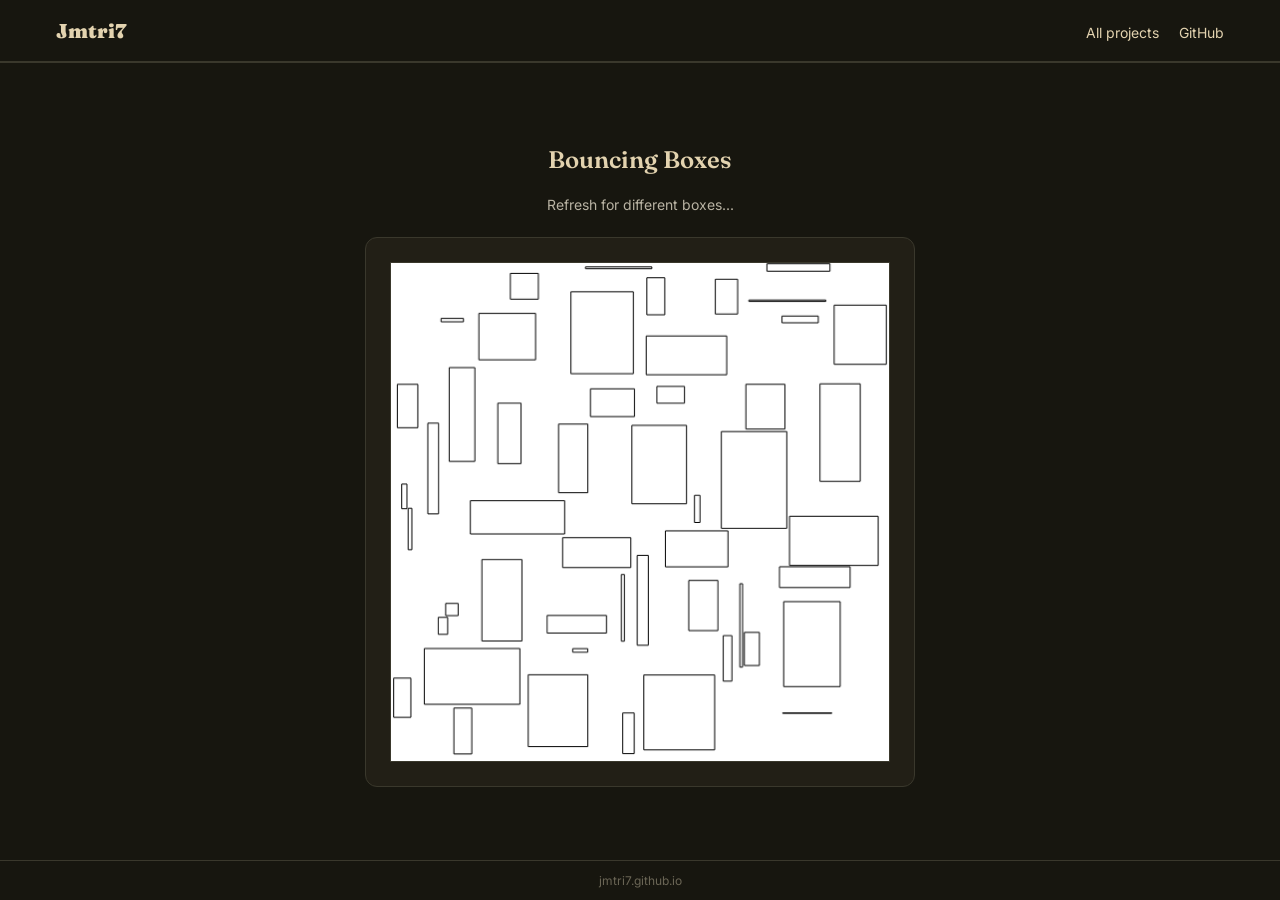
<file: projects/bouncing-boxes/index.html>
<!DOCTYPE html>
<html lang="en">
<head>
	<meta charset="utf-8">
	<meta name="viewport" content="width=device-width, initial-scale=1.0">
	<title>Bouncing Boxes</title>
	<link href="https://fonts.googleapis.com/css2?family=Fraunces:wght@600;900&family=Inter:wght@400;500&display=swap" rel="stylesheet">
	<link rel="stylesheet" href="../../css/project.css">
	<style>
		canvas { border: 1px solid var(--border); background-color: white; }
	</style>
</head>
<body>

<header class="page-header">
	<a class="brand" href="/">Jmtri7</a>
	<nav>
		<a href="/">All projects</a>
		<a href="https://github.com/Jmtri7/BouncingBoxes" target="_blank" rel="noopener">GitHub</a>
	</nav>
</header>

<div class="page-title">Bouncing Boxes</div>
<p class="page-instructions">Refresh for different boxes...</p>

<div class="stage">
	<canvas id="myCanvas" width="500" height="500"></canvas>
</div>

<script type="text/javascript" src="CollisionDetect.js"></script>

<footer class="page-footer">jmtri7.github.io</footer>

</body>
</html>
</file>
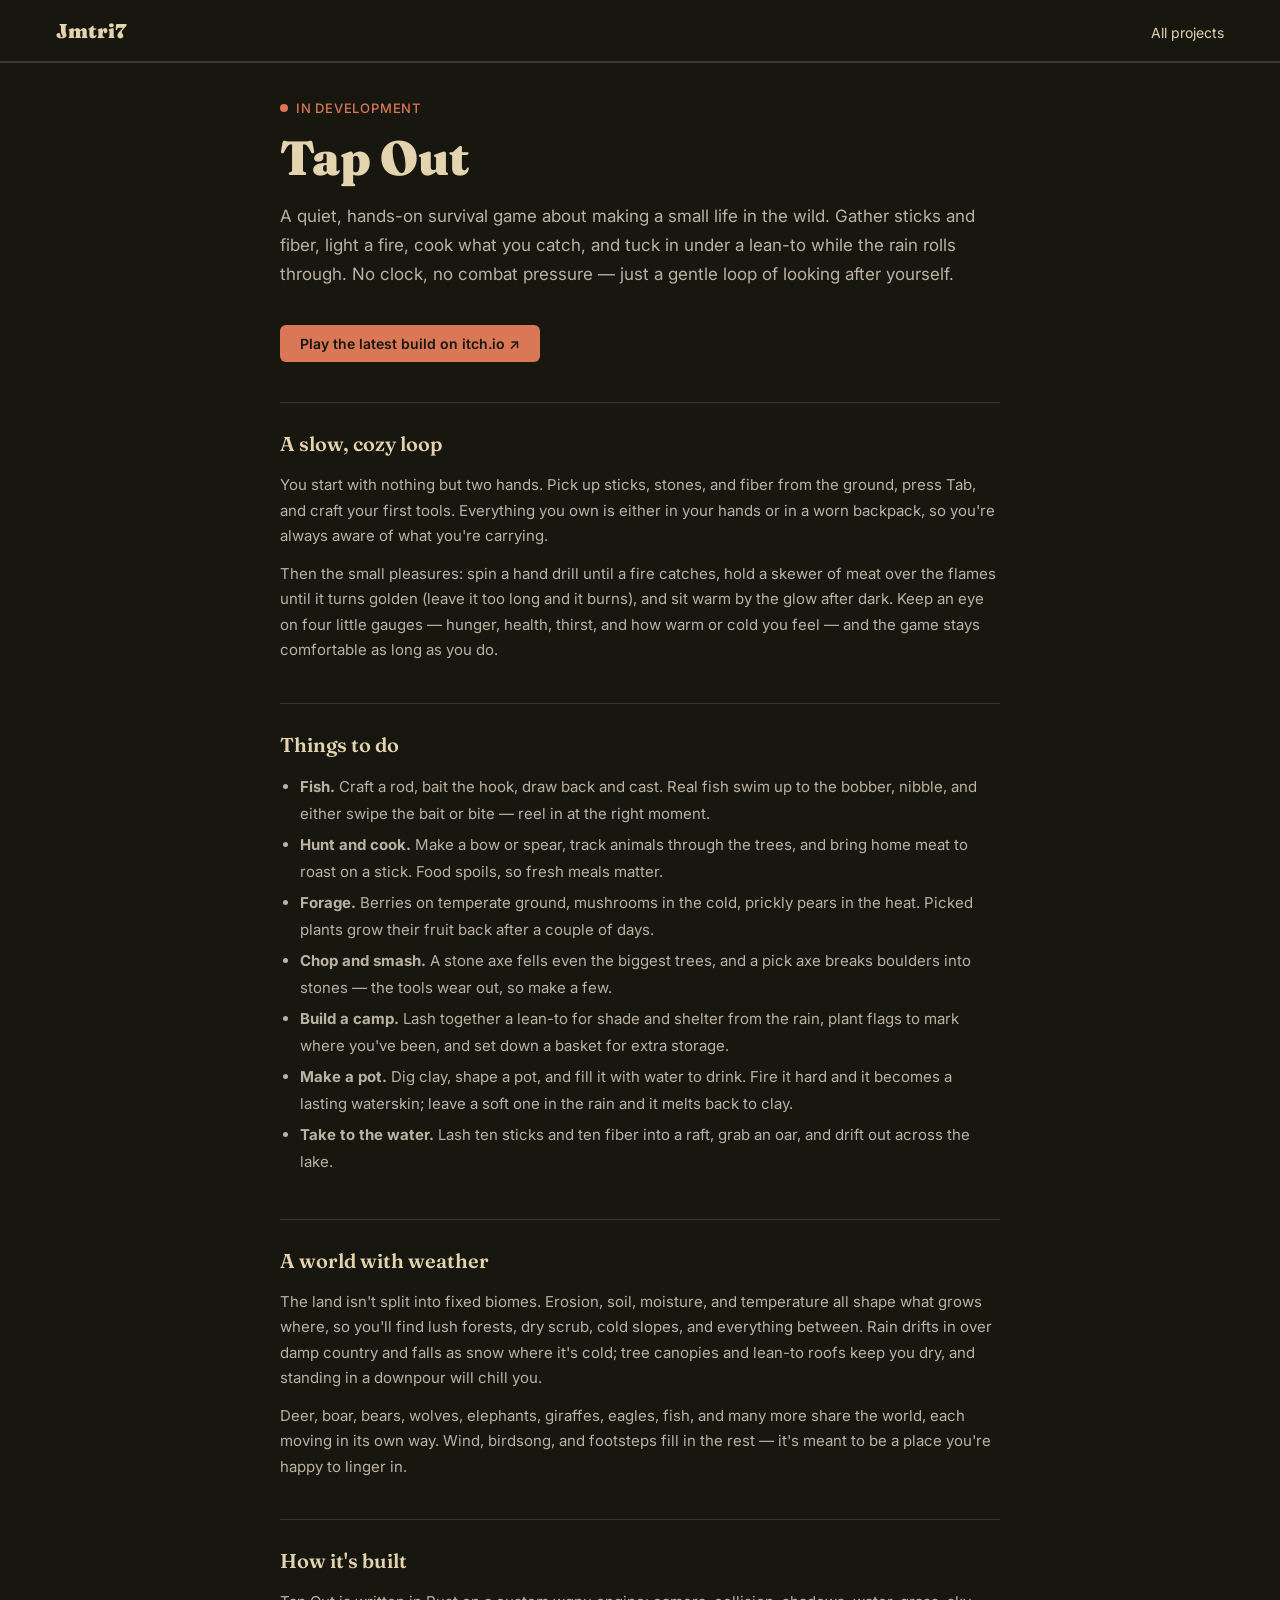
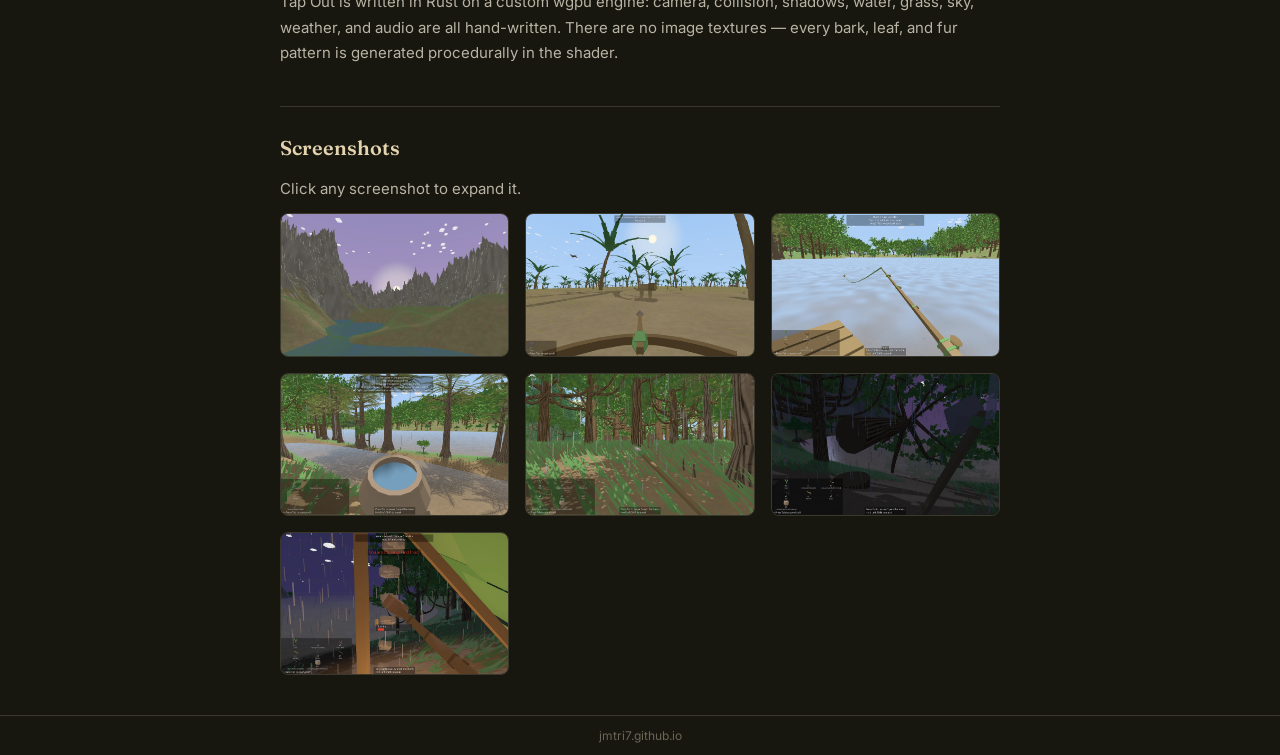
<file: projects/meat-craft/index.html>
<!DOCTYPE html>
<html lang="en">
<head>
<meta charset="utf-8">
<meta name="viewport" content="width=device-width, initial-scale=1.0">
<title>Tap Out</title>
<meta name="description" content="Tap Out — a cozy, hands-on survival game about fishing, cooking, and camping, built from scratch in Rust.">
<link href="https://fonts.googleapis.com/css2?family=Fraunces:wght@400;600;900&family=Inter:wght@400;500;600&display=swap" rel="stylesheet">
<link rel="stylesheet" href="../../css/project.css">
<style>
  body { align-items: stretch; justify-content: flex-start; padding: 96px 0 64px; }
  main {
    width: 100%;
    max-width: 760px;
    margin: 0 auto;
    padding: 0 20px;
    display: flex;
    flex-direction: column;
    gap: 40px;
  }
  .status-tag {
    display: inline-flex;
    align-items: center;
    gap: 8px;
    font-size: 13px;
    font-weight: 500;
    color: var(--accent);
    text-transform: uppercase;
    letter-spacing: 0.06em;
    margin-bottom: 16px;
  }
  .status-dot {
    width: 8px;
    height: 8px;
    border-radius: 50%;
    background: var(--accent);
  }
  h1 {
    font-family: 'Fraunces', serif;
    font-weight: 900;
    font-size: clamp(32px, 5vw, 48px);
    line-height: 1.1;
    margin: 0 0 12px;
  }
  .lede {
    font-size: 17px;
    line-height: 1.7;
    color: var(--text-muted);
  }
  h2 {
    font-family: 'Fraunces', serif;
    font-weight: 600;
    font-size: 20px;
    border-top: 1px solid var(--border);
    padding-top: 28px;
    margin: 0 0 16px;
  }
  section p {
    font-size: 15px;
    line-height: 1.7;
    color: var(--text-muted);
    margin: 0 0 12px;
  }
  section p:last-child { margin-bottom: 0; }
  .gallery {
    display: grid;
    grid-template-columns: repeat(auto-fit, minmax(200px, 1fr));
    gap: 16px;
  }
  .shot-placeholder {
    aspect-ratio: 16 / 10;
    background: var(--surface);
    border: 1px dashed var(--border);
    border-radius: 8px;
    display: flex;
    align-items: center;
    justify-content: center;
    font-size: 13px;
    color: var(--text-faint);
    text-align: center;
    padding: 16px;
  }
  .gallery img {
    width: 100%;
    aspect-ratio: 16 / 10;
    object-fit: cover;
    border-radius: 8px;
    border: 1px solid var(--border);
    display: block;
  }
  .gallery img { cursor: zoom-in; }
  .lightbox {
    position: fixed;
    inset: 0;
    z-index: 100;
    display: none;
    align-items: center;
    justify-content: center;
    padding: 32px;
    background: rgba(0, 0, 0, 0.85);
    cursor: zoom-out;
  }
  .lightbox.open { display: flex; }
  .lightbox img {
    max-width: 100%;
    max-height: 100%;
    border-radius: 8px;
    box-shadow: 0 8px 40px rgba(0, 0, 0, 0.6);
    cursor: default;
  }
  .lightbox-close {
    position: absolute;
    top: 16px;
    right: 20px;
    width: 40px;
    height: 40px;
    border: 0;
    border-radius: 50%;
    background: rgba(255, 255, 255, 0.15);
    color: #fff;
    font-size: 26px;
    line-height: 1;
    cursor: pointer;
  }
  .lightbox-close:hover { background: rgba(255, 255, 255, 0.3); }
  .lightbox-nav {
    position: absolute;
    top: 50%;
    transform: translateY(-50%);
    width: 48px;
    height: 48px;
    border: 0;
    border-radius: 50%;
    background: rgba(255, 255, 255, 0.15);
    color: #fff;
    font-size: 28px;
    line-height: 1;
    cursor: pointer;
  }
  .lightbox-nav:hover { background: rgba(255, 255, 255, 0.3); }
  .lightbox-prev { left: 16px; }
  .lightbox-next { right: 16px; }
  .itch-link {
    display: inline-flex;
    align-items: center;
    gap: 8px;
    margin-top: 20px;
    padding: 10px 20px;
    background: var(--accent);
    color: var(--bg);
    font-weight: 600;
    font-size: 14px;
    border-radius: 6px;
    text-decoration: none;
  }
  .itch-link:hover { color: var(--bg); opacity: 0.9; }
  ul.feature-list {
    margin: 0;
    padding-left: 20px;
    font-size: 15px;
    line-height: 1.8;
    color: var(--text-muted);
  }
  ul.feature-list li { margin-bottom: 4px; }
</style>
</head>
<body>

<header class="page-header">
  <a class="brand" href="/">Jmtri7</a>
  <nav>
    <a href="/">All projects</a>
  </nav>
</header>

<main>
  <div>
    <div class="status-tag"><span class="status-dot"></span>In development</div>
    <h1>Tap Out</h1>
    <p class="lede">A quiet, hands-on survival game about making a small life in the wild. Gather sticks and fiber, light a fire, cook what you catch, and tuck in under a lean-to while the rain rolls through. No clock, no combat pressure — just a gentle loop of looking after yourself.</p>
    <a class="itch-link" href="https://terrorofthetides.itch.io/tap-out" target="_blank" rel="noopener">Play the latest build on itch.io ↗</a>
  </div>

  <section>
    <h2>A slow, cozy loop</h2>
    <p>You start with nothing but two hands. Pick up sticks, stones, and fiber from the ground, press Tab, and craft your first tools. Everything you own is either in your hands or in a worn backpack, so you're always aware of what you're carrying.</p>
    <p>Then the small pleasures: spin a hand drill until a fire catches, hold a skewer of meat over the flames until it turns golden (leave it too long and it burns), and sit warm by the glow after dark. Keep an eye on four little gauges — hunger, health, thirst, and how warm or cold you feel — and the game stays comfortable as long as you do.</p>
  </section>

  <section>
    <h2>Things to do</h2>
    <ul class="feature-list">
      <li><strong>Fish.</strong> Craft a rod, bait the hook, draw back and cast. Real fish swim up to the bobber, nibble, and either swipe the bait or bite — reel in at the right moment.</li>
      <li><strong>Hunt and cook.</strong> Make a bow or spear, track animals through the trees, and bring home meat to roast on a stick. Food spoils, so fresh meals matter.</li>
      <li><strong>Forage.</strong> Berries on temperate ground, mushrooms in the cold, prickly pears in the heat. Picked plants grow their fruit back after a couple of days.</li>
      <li><strong>Chop and smash.</strong> A stone axe fells even the biggest trees, and a pick axe breaks boulders into stones — the tools wear out, so make a few.</li>
      <li><strong>Build a camp.</strong> Lash together a lean-to for shade and shelter from the rain, plant flags to mark where you've been, and set down a basket for extra storage.</li>
      <li><strong>Make a pot.</strong> Dig clay, shape a pot, and fill it with water to drink. Fire it hard and it becomes a lasting waterskin; leave a soft one in the rain and it melts back to clay.</li>
      <li><strong>Take to the water.</strong> Lash ten sticks and ten fiber into a raft, grab an oar, and drift out across the lake.</li>
    </ul>
  </section>

  <section>
    <h2>A world with weather</h2>
    <p>The land isn't split into fixed biomes. Erosion, soil, moisture, and temperature all shape what grows where, so you'll find lush forests, dry scrub, cold slopes, and everything between. Rain drifts in over damp country and falls as snow where it's cold; tree canopies and lean-to roofs keep you dry, and standing in a downpour will chill you.</p>
    <p>Deer, boar, bears, wolves, elephants, giraffes, eagles, fish, and many more share the world, each moving in its own way. Wind, birdsong, and footsteps fill in the rest — it's meant to be a place you're happy to linger in.</p>
  </section>

  <section>
    <h2>How it's built</h2>
    <p>Tap Out is written in Rust on a custom wgpu engine: camera, collision, shadows, water, grass, sky, weather, and audio are all hand-written. There are no image textures — every bark, leaf, and fur pattern is generated procedurally in the shader.</p>
  </section>

  <section>
    <h2>Screenshots</h2>
    <p>Click any screenshot to expand it.</p>
    <div class="gallery">
      <img src="../../assets/thumbnails/meat-craft.png" alt="A mountain valley in Tap Out, procedurally generated terrain with a river running through green hills below jagged peaks.">
      <img src="../../assets/thumbnails/meat-craft-2.png" alt="Drawing a bow at an elephant in a palm grove in Tap Out, with the backpack, health, and hunger HUD visible.">
      <img src="../../assets/thumbnails/meat-craft-3.webp" alt="Fishing from a wooden raft on a calm lake in Tap Out, with the bobber floating out on the water and forest along the far shore.">
      <img src="../../assets/thumbnails/meat-craft-4.webp" alt="Drinking fresh water from a handmade clay pot in Tap Out, on a rainy shore among cypress and mangrove trees where fresh and salt water meet.">
      <img src="../../assets/thumbnails/meat-craft-5.webp" alt="Sneaking through tall grass in a rainy forest with a spear in hand, closing in on deer in Tap Out.">
      <img src="../../assets/thumbnails/meat-craft-6.webp" alt="Felling a large tree with a stone axe on a dark, rainy night in Tap Out, the cut trunk toppling beside the stump.">
      <img src="../../assets/thumbnails/meat-craft-7.webp" alt="Cooking meat over a fire under a lean-to shelter on a rainy night in Tap Out, with the on-screen prompt that the meat is cooked.">
    </div>
  </section>
</main>

<footer class="page-footer" style="position: static; margin-top: 40px;">jmtri7.github.io</footer>

<div class="lightbox" id="lightbox" role="dialog" aria-modal="true" aria-label="Screenshot preview">
  <button class="lightbox-close" id="lightbox-close" aria-label="Close">&times;</button>
  <button class="lightbox-nav lightbox-prev" id="lightbox-prev" aria-label="Previous screenshot">&#8249;</button>
  <img id="lightbox-img" alt="">
  <button class="lightbox-nav lightbox-next" id="lightbox-next" aria-label="Next screenshot">&#8250;</button>
</div>

<script>
  (function () {
    var box = document.getElementById('lightbox');
    var big = document.getElementById('lightbox-img');
    var imgs = Array.prototype.slice.call(document.querySelectorAll('.gallery img'));
    var current = 0;
    function show(i) {
      current = (i + imgs.length) % imgs.length;
      big.src = imgs[current].src;
      big.alt = imgs[current].alt;
    }
    function close() { box.classList.remove('open'); }
    imgs.forEach(function (img, i) {
      img.addEventListener('click', function () {
        show(i);
        box.classList.add('open');
      });
    });
    document.getElementById('lightbox-prev').addEventListener('click', function (e) {
      e.stopPropagation();
      show(current - 1);
    });
    document.getElementById('lightbox-next').addEventListener('click', function (e) {
      e.stopPropagation();
      show(current + 1);
    });
    box.addEventListener('click', function (e) {
      if (e.target !== big) close();
    });
    document.addEventListener('keydown', function (e) {
      if (!box.classList.contains('open')) return;
      if (e.key === 'Escape') close();
      else if (e.key === 'ArrowLeft') show(current - 1);
      else if (e.key === 'ArrowRight') show(current + 1);
    });
  })();
</script>

</body>
</html>
</file>
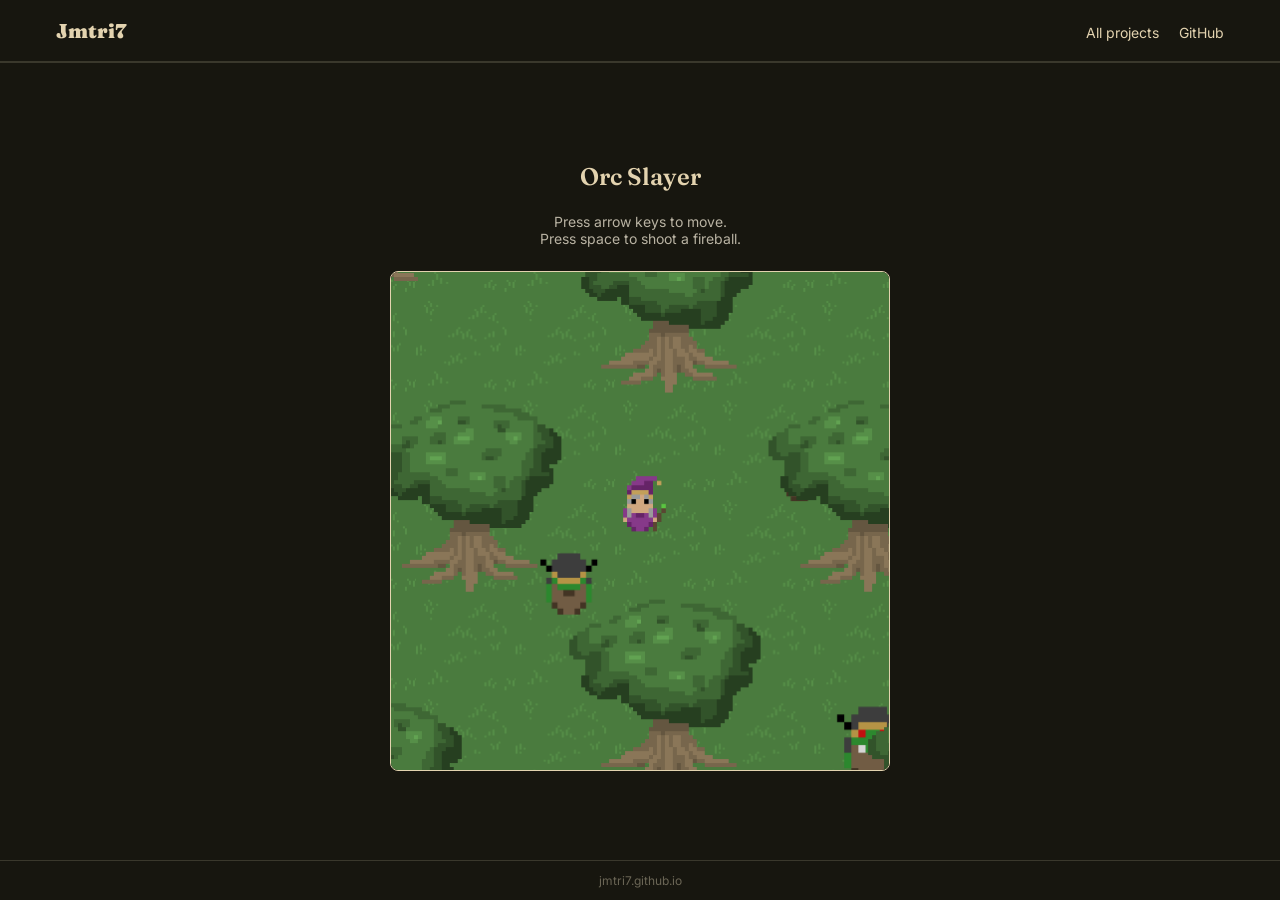
<file: projects/orc-slayer/index.html>
<!DOCTYPE html>
<html lang="en">
<head>
	<meta charset="utf-8"/>
	<meta name="viewport" content="width=device-width, initial-scale=1.0">
	<title>Orc Slayer</title>
	<link href="https://fonts.googleapis.com/css2?family=Fraunces:wght@600;900&family=Inter:wght@400;500&display=swap" rel="stylesheet">
	<link rel="stylesheet" href="../../css/project.css">
	<style>
		canvas { border: 1px solid var(--border); border-radius: 8px; margin-left: 0 !important; }
	</style>
</head>
<body>

<header class="page-header">
	<a class="brand" href="/">Jmtri7</a>
	<nav>
		<a href="/">All projects</a>
		<a href="https://github.com/Jmtri7/OrcSlayer" target="_blank" rel="noopener">GitHub</a>
	</nav>
</header>

<div class="page-title">Orc Slayer</div>
<p class="page-instructions">
	Press arrow keys to move.
	<br>
	Press space to shoot a fireball.
</p>

<script src="lib/ImageLoader.js"></script>
<script src="lib/SpriteSheet.js"></script>
<script src="lib/Sprite.js"></script>
<script src="lib/CanvasController.js"></script>

<script src="lib/GameMap.js"></script>
<script src="lib/Entity.js"></script>
<script src="lib/Creature.js"></script>
<script src="lib/Projectile.js"></script>

<script src="lib/AI.js"></script>
<script src="lib/ProjectileAI.js"></script>
<script src="lib/PlayerController.js"></script>

<script src="lib/Game.js"></script>

<script src="maps/MapData.js"></script>

<script type="text/javascript">
	var G = new Game(500, 500);
	G.Start();
</script>

<footer class="page-footer">jmtri7.github.io</footer>

</body>
</html>
</file>
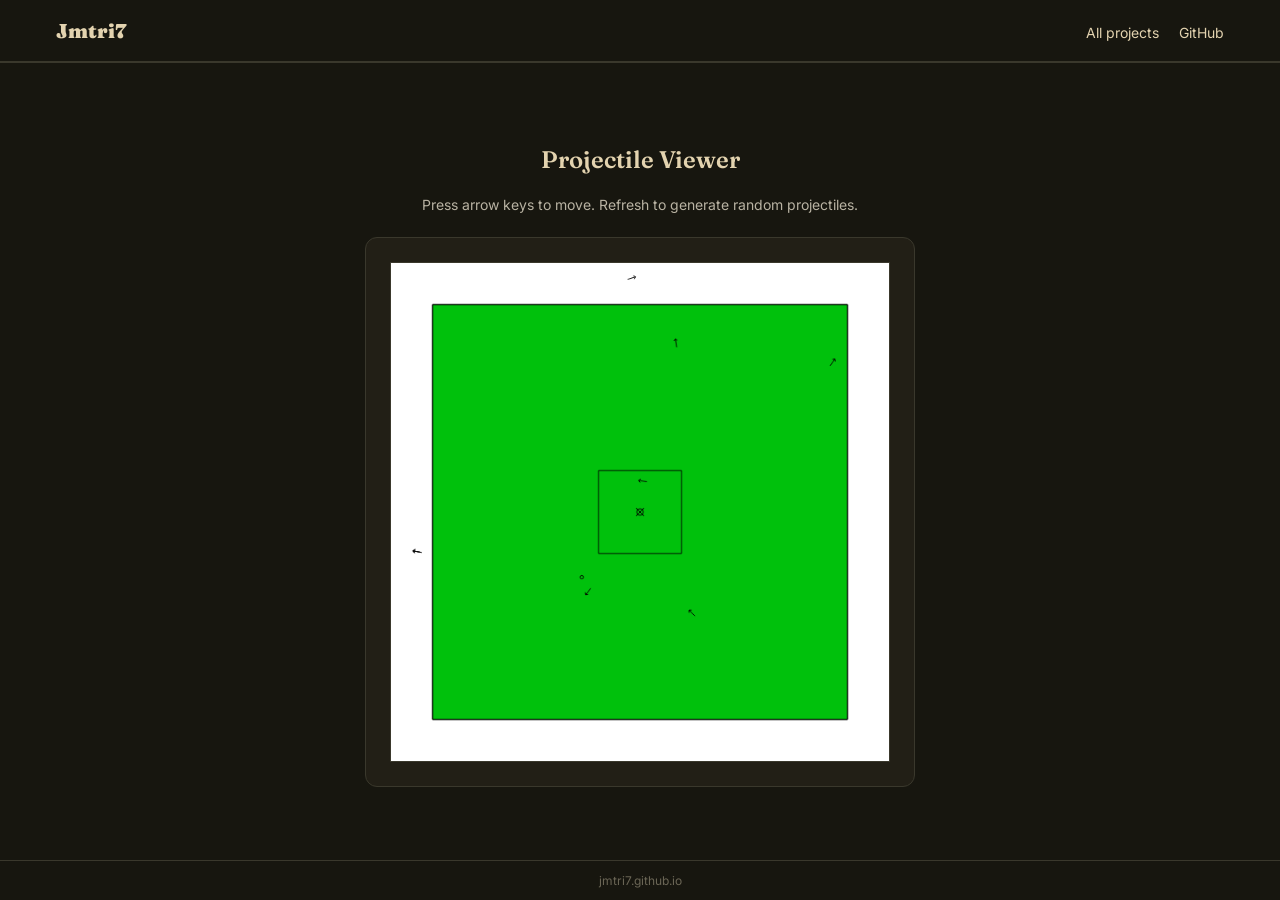
<file: projects/projectile-viewer/index.html>
<!DOCTYPE html>
<html lang="en">
<head>
	<meta charset="utf-8">
	<meta name="viewport" content="width=device-width, initial-scale=1.0">
	<title>Projectile Viewer</title>
	<link href="https://fonts.googleapis.com/css2?family=Fraunces:wght@600;900&family=Inter:wght@400;500&display=swap" rel="stylesheet">
	<link rel="stylesheet" href="../../css/project.css">
	<style>
		canvas { border: 1px solid var(--border); background-color: white; }
	</style>
</head>
<body>

<header class="page-header">
	<a class="brand" href="/">Jmtri7</a>
	<nav>
		<a href="/">All projects</a>
		<a href="https://github.com/Jmtri7/ProjectileViewer" target="_blank" rel="noopener">GitHub</a>
	</nav>
</header>

<div class="page-title">Projectile Viewer</div>
<p class="page-instructions">Press arrow keys to move. Refresh to generate random projectiles.</p>

<div class="stage">
	<canvas id="gameWindow"></canvas>
</div>

<script type="text/javascript" src="AOAL.js"></script>

<footer class="page-footer">jmtri7.github.io</footer>

</body>
</html>
</file>
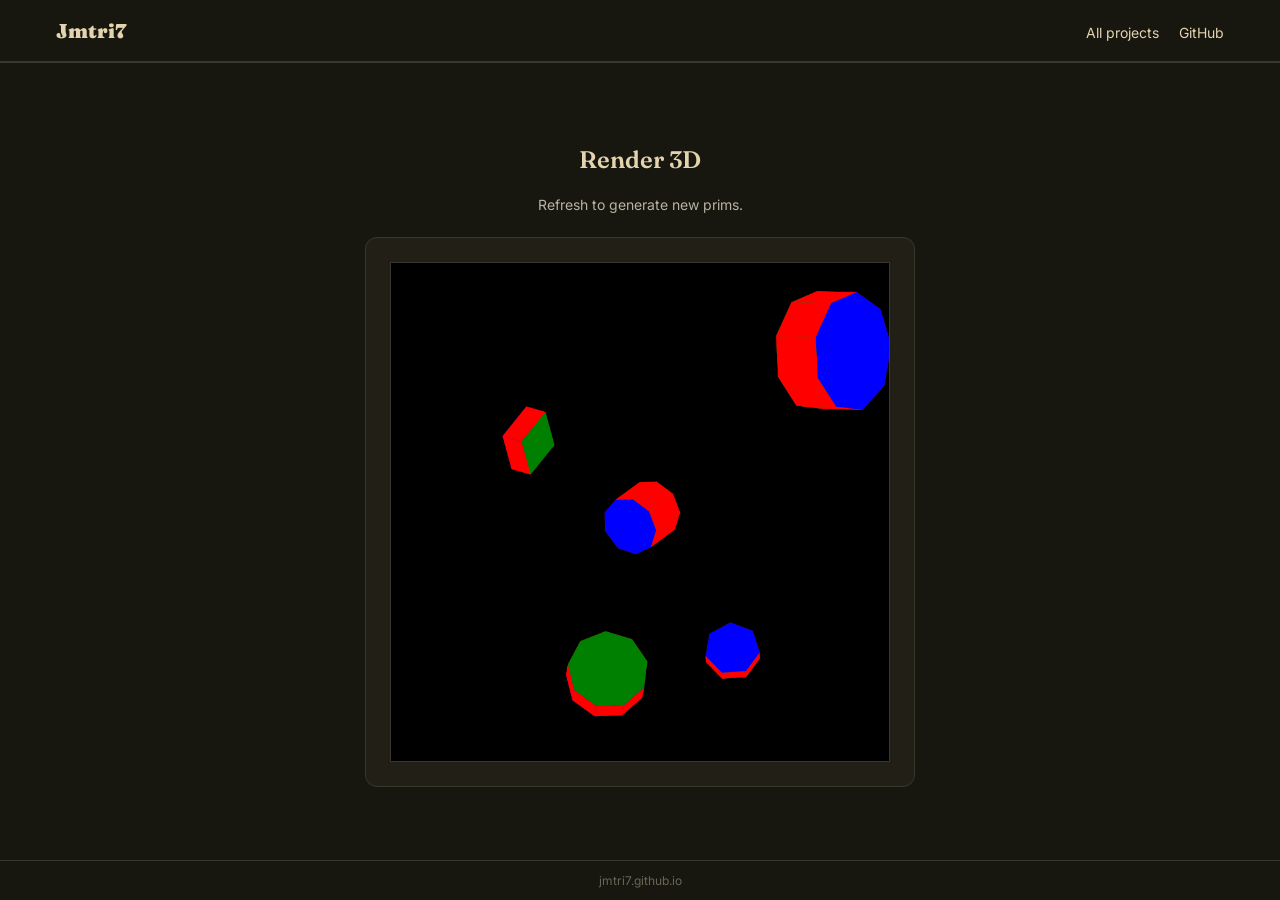
<file: projects/render-3d/index.html>
<!DOCTYPE html>
<html lang="en">
<head>
	<meta charset="utf-8">
	<meta name="viewport" content="width=device-width, initial-scale=1.0">
	<title>Render 3D</title>
	<link href="https://fonts.googleapis.com/css2?family=Fraunces:wght@600;900&family=Inter:wght@400;500&display=swap" rel="stylesheet">
	<link rel="stylesheet" href="../../css/project.css">
	<style>
		canvas { border: 1px solid var(--border); background-color: white; }
	</style>
</head>
<body>

<header class="page-header">
	<a class="brand" href="/">Jmtri7</a>
	<nav>
		<a href="/">All projects</a>
		<a href="https://github.com/Jmtri7/Render3D" target="_blank" rel="noopener">GitHub</a>
	</nav>
</header>

<div class="page-title">Render 3D</div>
<p class="page-instructions">Refresh to generate new prims.</p>

<div class="stage">
	<canvas id="myCanvas" width="500" height="500"></canvas>
</div>

<script type="text/javascript" src="3dIllustrator.js"></script>

<footer class="page-footer">jmtri7.github.io</footer>

</body>
</html>
</file>
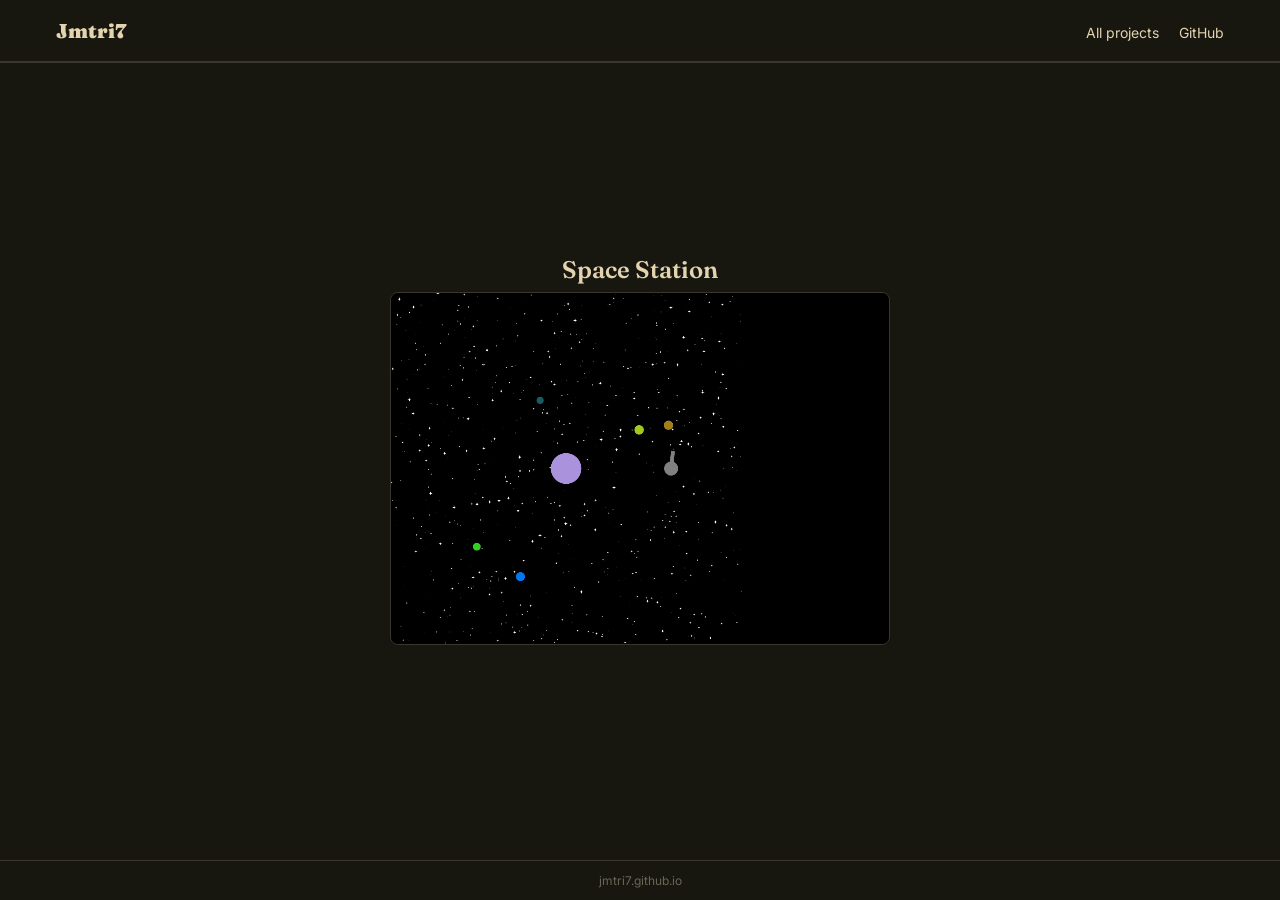
<file: projects/space-station/index.html>
<!DOCTYPE html>
<html lang="en">
<head>
	<meta charset="utf-8">
	<meta name="viewport" content="width=device-width, initial-scale=1.0">
	<title>Space Station</title>
	<link href="https://fonts.googleapis.com/css2?family=Fraunces:wght@600;900&family=Inter:wght@400;500&display=swap" rel="stylesheet">
	<link rel="stylesheet" href="../../css/project.css">
	<style>
		canvas {
			border: 1px solid var(--border);
			border-radius: 8px;
			position: static !important;
			margin: 0 auto !important;
			z-index: auto !important;
		}
	</style>
	<script src="Renderer.js"></script>
	<script src="Entity.js"></script>
</head>
<body>

	<header class="page-header">
		<a class="brand" href="/">Jmtri7</a>
		<nav>
			<a href="/">All projects</a>
			<a href="https://github.com/Jmtri7/SpaceStation" target="_blank" rel="noopener">GitHub</a>
		</nav>
	</header>

	<div class="page-title">Space Station</div>

	<script type="text/javascript">
		var R = new Renderer();
		var system = new System();

		// SHIPS

		var ship = new Ship("shuttle", 800, 500, 2 * Math.PI * Math.random());

		// ENGINE

		setInterval(function() {
			R.Clear("black");

			system.Update(10);
			system.Render(R);

			ship.Render(R);
		}, 10);
	</script>

	<footer class="page-footer">jmtri7.github.io</footer>

</body>
</html>
</file>
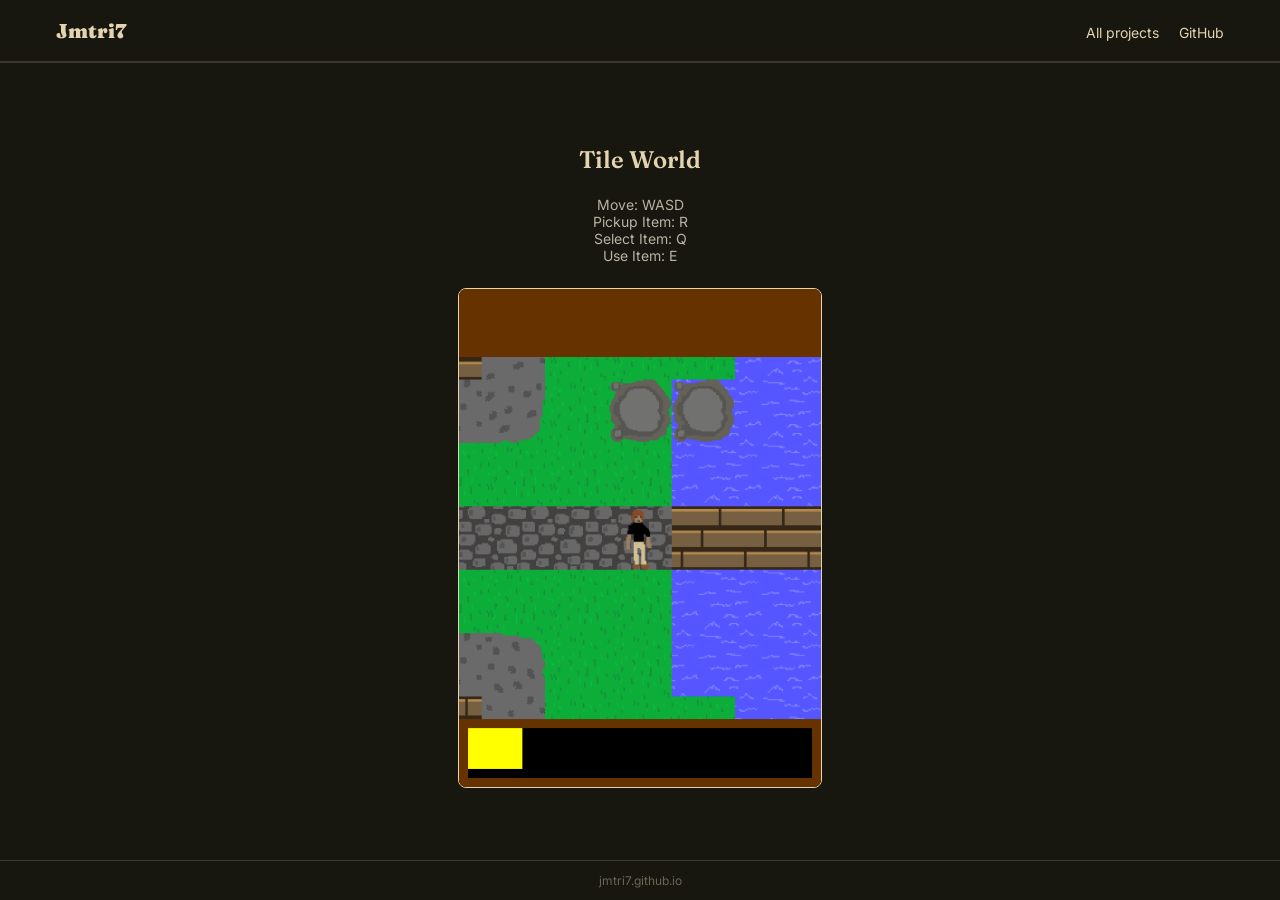
<file: projects/tile-world/index.html>
<!DOCTYPE html>
<html lang="en">
<head>
	<meta charset="utf-8"/>
	<meta name="viewport" content="width=device-width, initial-scale=1.0">
	<title>Tile World</title>
	<link href="https://fonts.googleapis.com/css2?family=Fraunces:wght@600;900&family=Inter:wght@400;500&display=swap" rel="stylesheet">
	<link rel="stylesheet" href="../../css/project.css">
	<style>
		canvas { border: 1px solid var(--border); border-radius: 8px; }
	</style>
</head>
<body>

<header class="page-header">
	<a class="brand" href="/">Jmtri7</a>
	<nav>
		<a href="/">All projects</a>
		<a href="https://github.com/Jmtri7/TileWorld" target="_blank" rel="noopener">GitHub</a>
	</nav>
</header>

<div class="page-title">Tile World</div>
<p class="page-instructions">
	Move: WASD
	<br>
	Pickup Item: R
	<br>
	Select Item: Q
	<br>
	Use Item: E
</p>

<script src="lib/QuickCanvas.js"></script>
<script src="lib/ImageLoader.js"></script>

<script src="LoadImages.js"></script>

<script src="GameState.js"></script>
<script src="GameWindow.js"></script>

<script src="data/map1.js"></script>

<script type="text/javascript">
// inventory bar
var inventoryHeight = 50;

var c = new QuickCanvas(400, 500 + inventoryHeight);

// Create map1

var map1 = new GameMap(map1Terrain, map1Entity);

var cellWidth = 70;
var cellHeight = 70;

var mapWidth = cellWidth * map1Terrain.length;
var mapHeight = cellHeight * map1Terrain.length;

// align center of map with center of canvas
var map1x = c.c.width / 2 - mapWidth / 2;
var map1y = c.c.height / 2 - mapHeight / 2;

var player1 = AddEntity(map1, 30, 18, imageMap.get("Dude"));

AddItem(map1, 10, 10, imageMap.get("Amulet"));
AddItem(map1, 11, 11, imageMap.get("BlueOrbStaff0"));
AddItem(map1, 33, 13, imageMap.get("demonhelmet"));
AddItem(map1, 33, 13, imageMap.get("demonchest"));
AddItem(map1, 33, 13, imageMap.get("wings"));
AddItem(map1, 34, 13, imageMap.get("druidskirt"));

//player1.inventory.push(staff);

</script>

<script type="text/javascript">
// start game

// draws game when images load
Start();
function Start() {
	setTimeout(function(){
		if(loaded != images.length) {
			Start();
		} else {
			c.DrawMap(map1, map1x, map1y, cellWidth, cellHeight, player1.node.row, player1.node.col);
		}
	}, 10);
}

window.onkeyup = function(e) {
	var key = e.keyCode ? e.keyCode : e.which;

	if(key == 38 || key == 87) {
		player1.Move(0);
	} else if(key == 33) {
		player1.Move(1);
	} else if(key == 39 || key == 68) {
		player1.Move(2);
	} else if(key == 34) {
		player1.Move(3);
	} else if(key == 40 || key == 83) {
		player1.Move(4);
	} else if(key == 35) {
		player1.Move(5);
	} else if(key == 37 || key == 65) {
		player1.Move(6);
	} else if(key == 36) {
		player1.Move(7);
	}

	else if(key == 69) {
		player1.Equip();
	} else if(key == 81) {
		player1.Select();
	} else if(key == 82) {
		player1.Take();
	}

	c.Clear();
	c.DrawMap(map1, map1x, map1y, cellWidth, cellHeight, player1.node.row, player1.node.col);

	console.log(key);
}

</script>

<footer class="page-footer">jmtri7.github.io</footer>

</body>
</html>
</file>
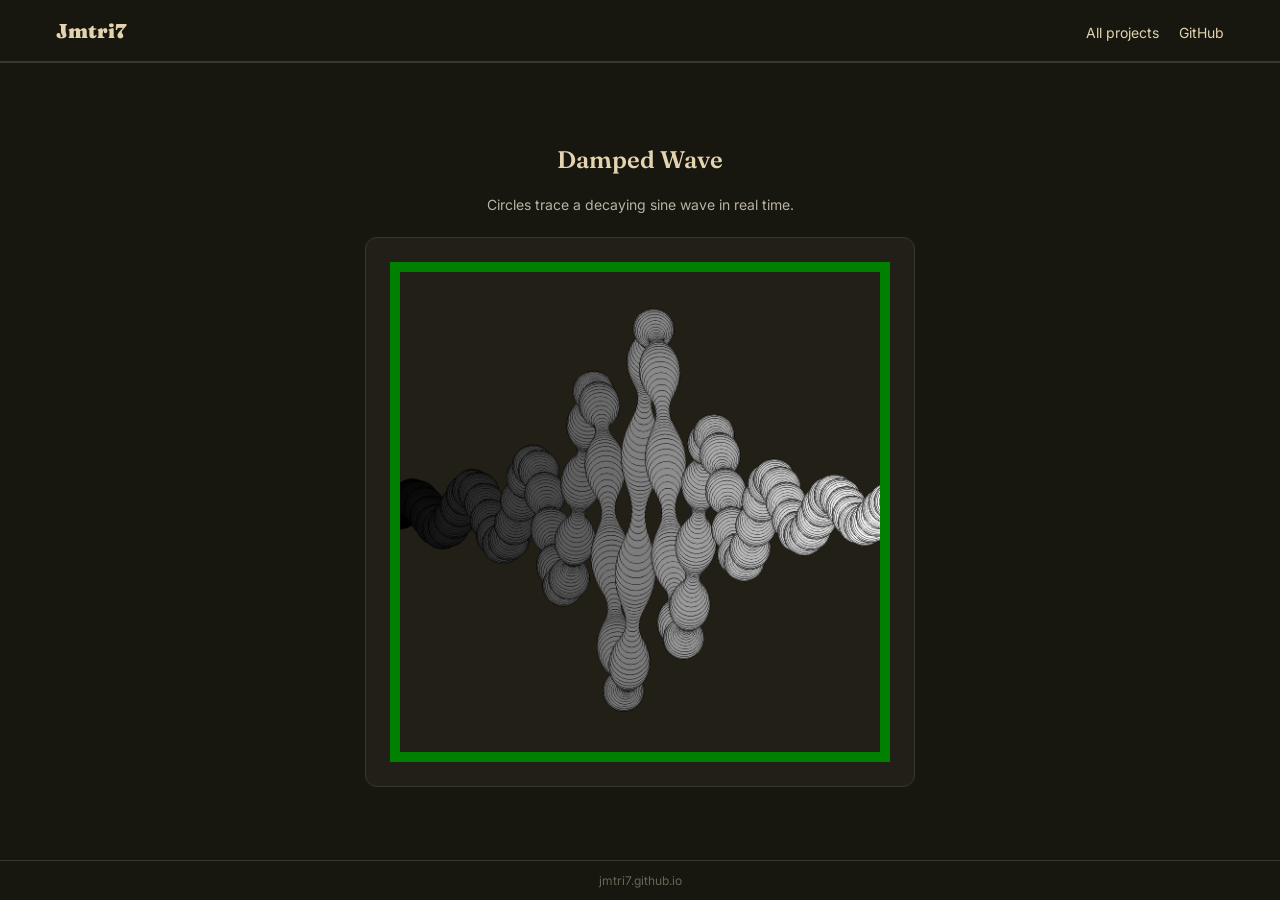
<file: projects/visual-maths/damped-wave/index.html>
<!DOCTYPE html>
<html lang="en">
<head>
<meta charset="utf-8">
<meta name="viewport" content="width=device-width, initial-scale=1.0">
<title>Damped Wave</title>
<link href="https://fonts.googleapis.com/css2?family=Fraunces:wght@600;900&family=Inter:wght@400;500&display=swap" rel="stylesheet">
<link rel="stylesheet" href="../../../css/project.css">
<style>
	canvas { border: 10px solid green; }
</style>
</head>
<body>

<header class="page-header">
	<a class="brand" href="/">Jmtri7</a>
	<nav>
		<a href="/">All projects</a>
		<a href="https://github.com/Jmtri7/VisualMaths" target="_blank" rel="noopener">GitHub</a>
	</nav>
</header>

<div class="page-title">Damped Wave</div>
<p class="page-instructions">Circles trace a decaying sine wave in real time.</p>

<div class="stage">
	<canvas id="canvas1" width="500px" height="500px"></canvas>
</div>

<script type="text/javascript">

function test1() {
	var c = document.getElementById("canvas1");
	var ctx = c.getContext("2d");

	var res = 0.3;

	ctx.scale(1, -1);
	ctx.translate(c.width / 2, -c.height / 2);

	ctx.beginPath();
	ctx.moveTo(-c.width / 2, 0);
	ctx.lineTo(c.width / 2, 0);
	ctx.stroke();

	ctx.beginPath();
	ctx.moveTo(0, -c.height / 2);
	ctx.lineTo(0, c.height / 2);
	ctx.stroke();

	function graph(x, y) {
		return (200 * Math.sin(x / 10 + y) / (1 + .1 * Math.pow(x / 20, 2)));
	}

	var t = 0;

	setInterval(function() {
		ctx.clearRect(-c.width / 2, -c.height / 2, c.width, c.height);
		for(i = -c.width / 2; i < c.width; i+= res) {
			ctx.beginPath();
			ctx.arc(i, graph(i, t), 7 * (Math.sin(i) + 2), 0, 2*Math.PI);
			ctx.stroke();
			ctx.fillStyle = "rgb(" + Math.round(i / 250 * 127 + 127)  + "," + Math.round(i / 250 * 127 + 127) + "," + Math.round(i / 250 * 127 + 127) + ")";
			ctx.fill();
		}
		t+= .005;
	}, 0.06);
}
test1()

</script>

<footer class="page-footer">jmtri7.github.io</footer>

</body>
</html>
</file>
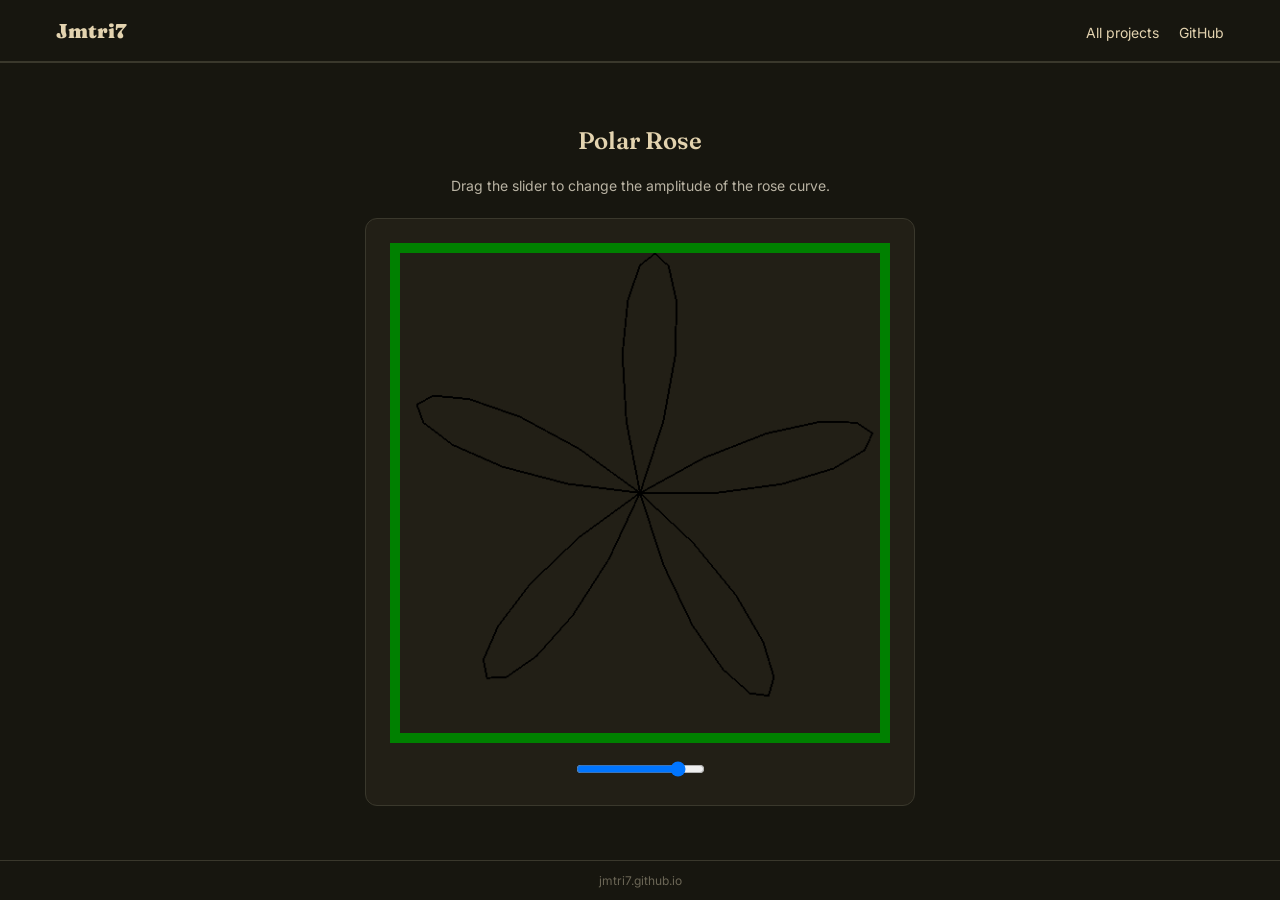
<file: projects/visual-maths/polar-rose/index.html>
<!DOCTYPE html>
<html lang="en">
<head>
<meta charset="utf-8">
<meta name="viewport" content="width=device-width, initial-scale=1.0">
<title>Polar Rose</title>
<link href="https://fonts.googleapis.com/css2?family=Fraunces:wght@600;900&family=Inter:wght@400;500&display=swap" rel="stylesheet">
<link rel="stylesheet" href="../../../css/project.css">
<style>
	canvas { border: 10px solid green; }
</style>
</head>
<body>

<header class="page-header">
	<a class="brand" href="/">Jmtri7</a>
	<nav>
		<a href="/">All projects</a>
		<a href="https://github.com/Jmtri7/VisualMaths" target="_blank" rel="noopener">GitHub</a>
	</nav>
</header>

<div class="page-title">Polar Rose</div>
<p class="page-instructions">Drag the slider to change the amplitude of the rose curve.</p>

<div class="stage">
	<canvas id="canvas2" width="500px" height="500px"></canvas>
	<form onsubmit="return false;">
		<input id="input1" type="range" min="0" max="300" value="250" class="slider">
	</form>
</div>

<script type="text/javascript">

function f1(th, t) {
	return amp * Math.sin(5 * th + t);
}

function findx(r, th) {
	return r * Math.cos(th);
}

function findy(r, th) {
	return r * Math.sin(th);
}

function rectline(ctx, x1, y1, x2, y2) {
	ctx.beginPath();
	ctx.moveTo(x1, y1);
	ctx.lineTo(x2, y2);
	ctx.stroke();
}

function polline(ctx, r1, th1, r2, th2) {
	var x1 = findx(r1, th1);
	var y1 = findy(r1, th1);
	var x2 = findx(r2, th2);
	var y2 = findy(r2, th2);
	rectline(ctx, x1, y1, x2, y2);
}

function test2() {
	var c = document.getElementById("canvas2");
	var ctx = c.getContext("2d");
	ctx.scale(1, -1);
	ctx.translate(c.width / 2, -c.height / 2);

	var res = 50;

	var input1 = document.getElementById("input1");
	amp = input1.value;
	input1.oninput = function() {
		amp = input1.value;
	}

	var t = 0;
	setInterval(function() {
		ctx.clearRect(- c.width / 2, - c.height / 2, c.width, c.height);
		for(th1 = -100 * Math.PI; th1 < 100 * Math.PI; th1 += Math.PI / res) {
			polline(ctx, f1(th1, t), th1, f1(th1 + Math.PI / res, t), th1 + Math.PI / res);
		}
		t += 0.01;
	}, 10);

}
test2()

</script>

<footer class="page-footer">jmtri7.github.io</footer>

</body>
</html>
</file>
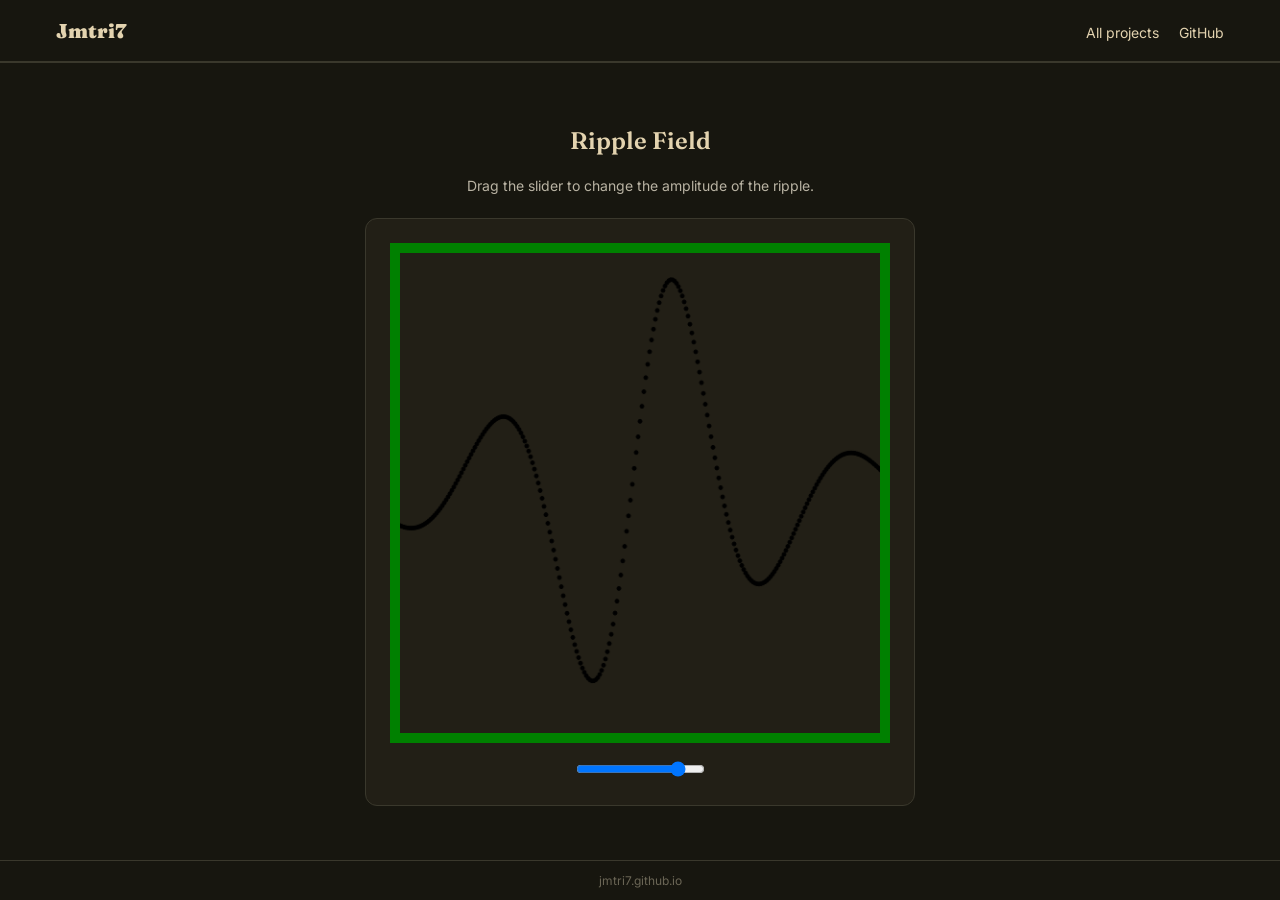
<file: projects/visual-maths/ripple-field/index.html>
<!DOCTYPE html>
<html lang="en">
<head>
<meta charset="utf-8">
<meta name="viewport" content="width=device-width, initial-scale=1.0">
<title>Ripple Field</title>
<link href="https://fonts.googleapis.com/css2?family=Fraunces:wght@600;900&family=Inter:wght@400;500&display=swap" rel="stylesheet">
<link rel="stylesheet" href="../../../css/project.css">
<style>
	canvas { border: 10px solid green; }
</style>
</head>
<body>

<header class="page-header">
	<a class="brand" href="/">Jmtri7</a>
	<nav>
		<a href="/">All projects</a>
		<a href="https://github.com/Jmtri7/VisualMaths" target="_blank" rel="noopener">GitHub</a>
	</nav>
</header>

<div class="page-title">Ripple Field</div>
<p class="page-instructions">Drag the slider to change the amplitude of the ripple.</p>

<div class="stage">
	<canvas id="canvas3" width="500px" height="500px"></canvas>
	<form onsubmit="return false;">
		<input id="input1" type="range" min="0" max="300" value="250" class="slider">
	</form>
</div>

<script type="text/javascript">

function graph(amp, x, y) {
	return (amp * Math.sin((x + 50 * y) / 30) * 10000 / (Math.pow(x, 2) + 10000));
}

function test3() {
	var c = document.getElementById("canvas3");
	var ctx = c.getContext("2d");

	var res = 2;

	ctx.scale(1, -1);
	ctx.translate(c.width / 2, -c.height / 2);

	var input1 = document.getElementById("input1");
	amp = input1.value;
	input1.oninput = function() {
		amp = input1.value;
	}

	var fun = 1;
	var t = 0;
	setInterval(function() {
		ctx.clearRect(- c.width / 2, - c.height / 2, c.width, c.height);
		for(i = -c.width / 2; i < c.width; i+= res) {
			ctx.beginPath();
			ctx.arc(i, graph(amp, i, t), 2, 0, 2 * Math.PI);
			ctx.stroke();
			ctx.fill();
		}
		t+= .001 * fun;
	}, 0.06);

}
test3()

</script>

<footer class="page-footer">jmtri7.github.io</footer>

</body>
</html>
</file>
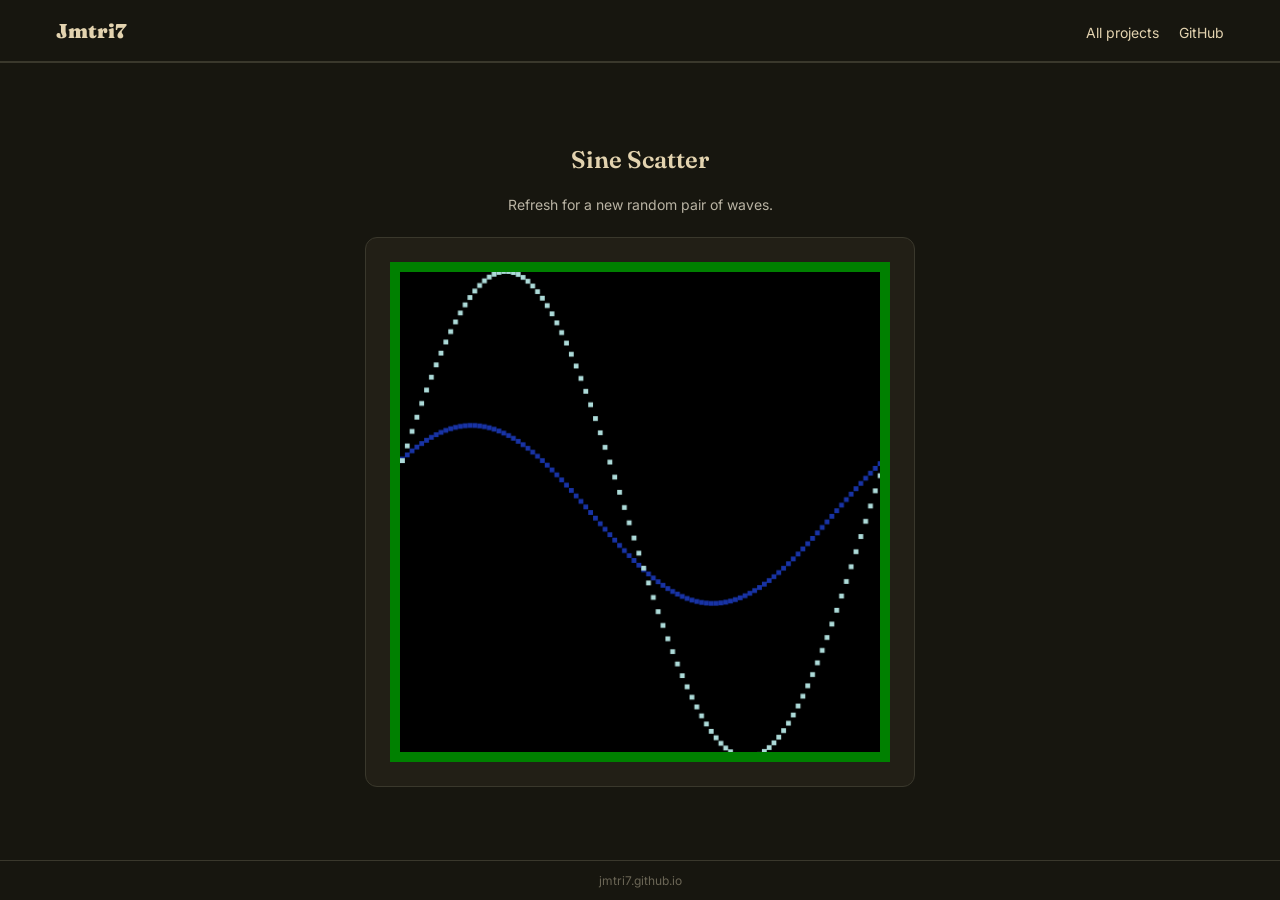
<file: projects/visual-maths/sine-scatter/index.html>
<!DOCTYPE html>
<html lang="en">
<head>
<meta charset="utf-8">
<meta name="viewport" content="width=device-width, initial-scale=1.0">
<title>Sine Scatter</title>
<link href="https://fonts.googleapis.com/css2?family=Fraunces:wght@600;900&family=Inter:wght@400;500&display=swap" rel="stylesheet">
<link rel="stylesheet" href="../../../css/project.css">
<style>
	canvas { border: 10px solid green; background-color: black; }
</style>
</head>
<body>

<header class="page-header">
	<a class="brand" href="/">Jmtri7</a>
	<nav>
		<a href="/">All projects</a>
		<a href="https://github.com/Jmtri7/VisualMaths" target="_blank" rel="noopener">GitHub</a>
	</nav>
</header>

<div class="page-title">Sine Scatter</div>
<p class="page-instructions">Refresh for a new random pair of waves.</p>

<div class="stage">
	<canvas id="canvas4" width="500px" height="500px"></canvas>
</div>

<script type="text/javascript">

function test4() {
	var c = document.getElementById("canvas4");
	var ctx = c.getContext("2d");

	var amp1 = 255 * Math.random();
	var amp2 = 255 * Math.random();
	var slide1 = 2 * Math.PI * Math.random();
	var slide2 = 2 * Math.PI * Math.random();
	var color1 = "rgb(" + Math.floor(255 * Math.random()) + "," + Math.floor(255 * Math.random()) + "," + Math.floor(255 * Math.random()) + ")";
	var color2 = "rgb(" + Math.floor(255 * Math.random()) + "," + Math.floor(255 * Math.random()) + "," + Math.floor(255 * Math.random()) + ")";;
	var widthFit = c.width / (2 * Math.PI);

	ctx.fillStyle = color1;
	for(var i = 0; i <= 2 * Math.PI; i+= 2 * Math.PI / 100) {
			ctx.fillRect(i * widthFit, 50 * Math.sin(i + slide1) + (c.height / 2), 5, 5);
	}

	ctx.fillStyle = color2;
	for(var i = 0; i <= 2 * Math.PI; i+= 2 * Math.PI / 100) {
			ctx.fillRect(i * widthFit, 100 * Math.sin(i + slide2) + (c.height / 2), 5, 5);
	}

	setInterval(function(){
		ctx.clearRect(0, 0, c.width, c.height);

		ctx.fillStyle = color1;
		slide1 += .003;
		for(var i = 0; i <= 2 * Math.PI; i+= 2 * Math.PI / 100) {
				ctx.fillRect(i * 80, amp1 * Math.sin(i + slide1) + (c.height / 2), 5, 5);
		}

		ctx.fillStyle = color2;
		slide2 += .015;
		for(var i = 0; i <= 2 * Math.PI; i+= 2 * Math.PI / 100) {
				ctx.fillRect(i * 80, amp2 * Math.sin(i + slide2) + (c.height / 2), 5, 5);
		}

	}, 16);
}
test4()

</script>

<footer class="page-footer">jmtri7.github.io</footer>

</body>
</html>
</file>
<file: css/project.css>
:root {
  --bg: #17160f;
  --surface: #221f16;
  --border: #3a382c;
  --text: #e3d3af;
  --text-muted: #b9b3a3;
  --text-faint: #6b6656;
  --accent: #d97757;
}

* { box-sizing: border-box; }

html, body {
  margin: 0;
  height: 100%;
  background: var(--bg);
  color: var(--text);
  font-family: 'Inter', sans-serif;
}

body {
  display: flex;
  flex-direction: column;
  align-items: center;
  justify-content: center;
  padding: 96px 20px 64px;
}

a { color: var(--text); text-decoration: underline; text-decoration-color: var(--accent); text-underline-offset: 3px; }
a:hover { color: var(--accent); }

.page-header {
  position: fixed;
  top: 0; left: 0; right: 0;
  display: flex;
  justify-content: space-between;
  align-items: baseline;
  padding: 18px clamp(20px, 6vw, 56px);
  background: var(--bg);
  border-bottom: 2px solid var(--border);
  z-index: 10;
}

.page-header .brand {
  font-family: 'Fraunces', serif;
  font-weight: 900;
  font-size: 20px;
  text-decoration: none;
}

.page-header nav { display: flex; gap: 20px; font-size: 14px; }
.page-header nav a { text-decoration: none; }
.page-header nav a:hover { text-decoration: underline; }

.page-title {
  font-family: 'Fraunces', serif;
  font-weight: 600;
  font-size: 24px;
  margin-bottom: 8px;
  text-align: center;
}

.page-instructions {
  font-size: 14px;
  color: var(--text-muted);
  text-align: center;
  margin-bottom: 24px;
  max-width: 480px;
}

.stage {
  background: var(--surface);
  border: 1px solid var(--border);
  border-radius: 12px;
  padding: 24px;
  display: flex;
  flex-direction: column;
  align-items: center;
  gap: 16px;
}

canvas {
  max-width: 500px;
  max-height: 500px;
  width: auto;
  height: auto;
  display: block;
}

.page-footer {
  position: fixed;
  bottom: 0; left: 0; right: 0;
  text-align: center;
  font-size: 12px;
  color: var(--text-faint);
  padding: 12px;
  background: var(--bg);
  border-top: 1px solid var(--border);
}

/* Visual Maths index grid */

.grid {
  display: grid;
  grid-template-columns: repeat(auto-fit, minmax(220px, 1fr));
  gap: 20px;
  width: 100%;
  max-width: 700px;
}

.card {
  display: flex;
  flex-direction: column;
  gap: 8px;
  background: var(--surface);
  border: 1px solid var(--border);
  border-radius: 8px;
  padding: 24px;
  text-decoration: none;
}

.card:hover { border-color: var(--accent); }

.card-title {
  font-family: 'Fraunces', serif;
  font-weight: 600;
  font-size: 19px;
  color: var(--text);
  text-decoration: none;
}

.card-desc {
  font-size: 13px;
  color: var(--text-muted);
}
</file>
